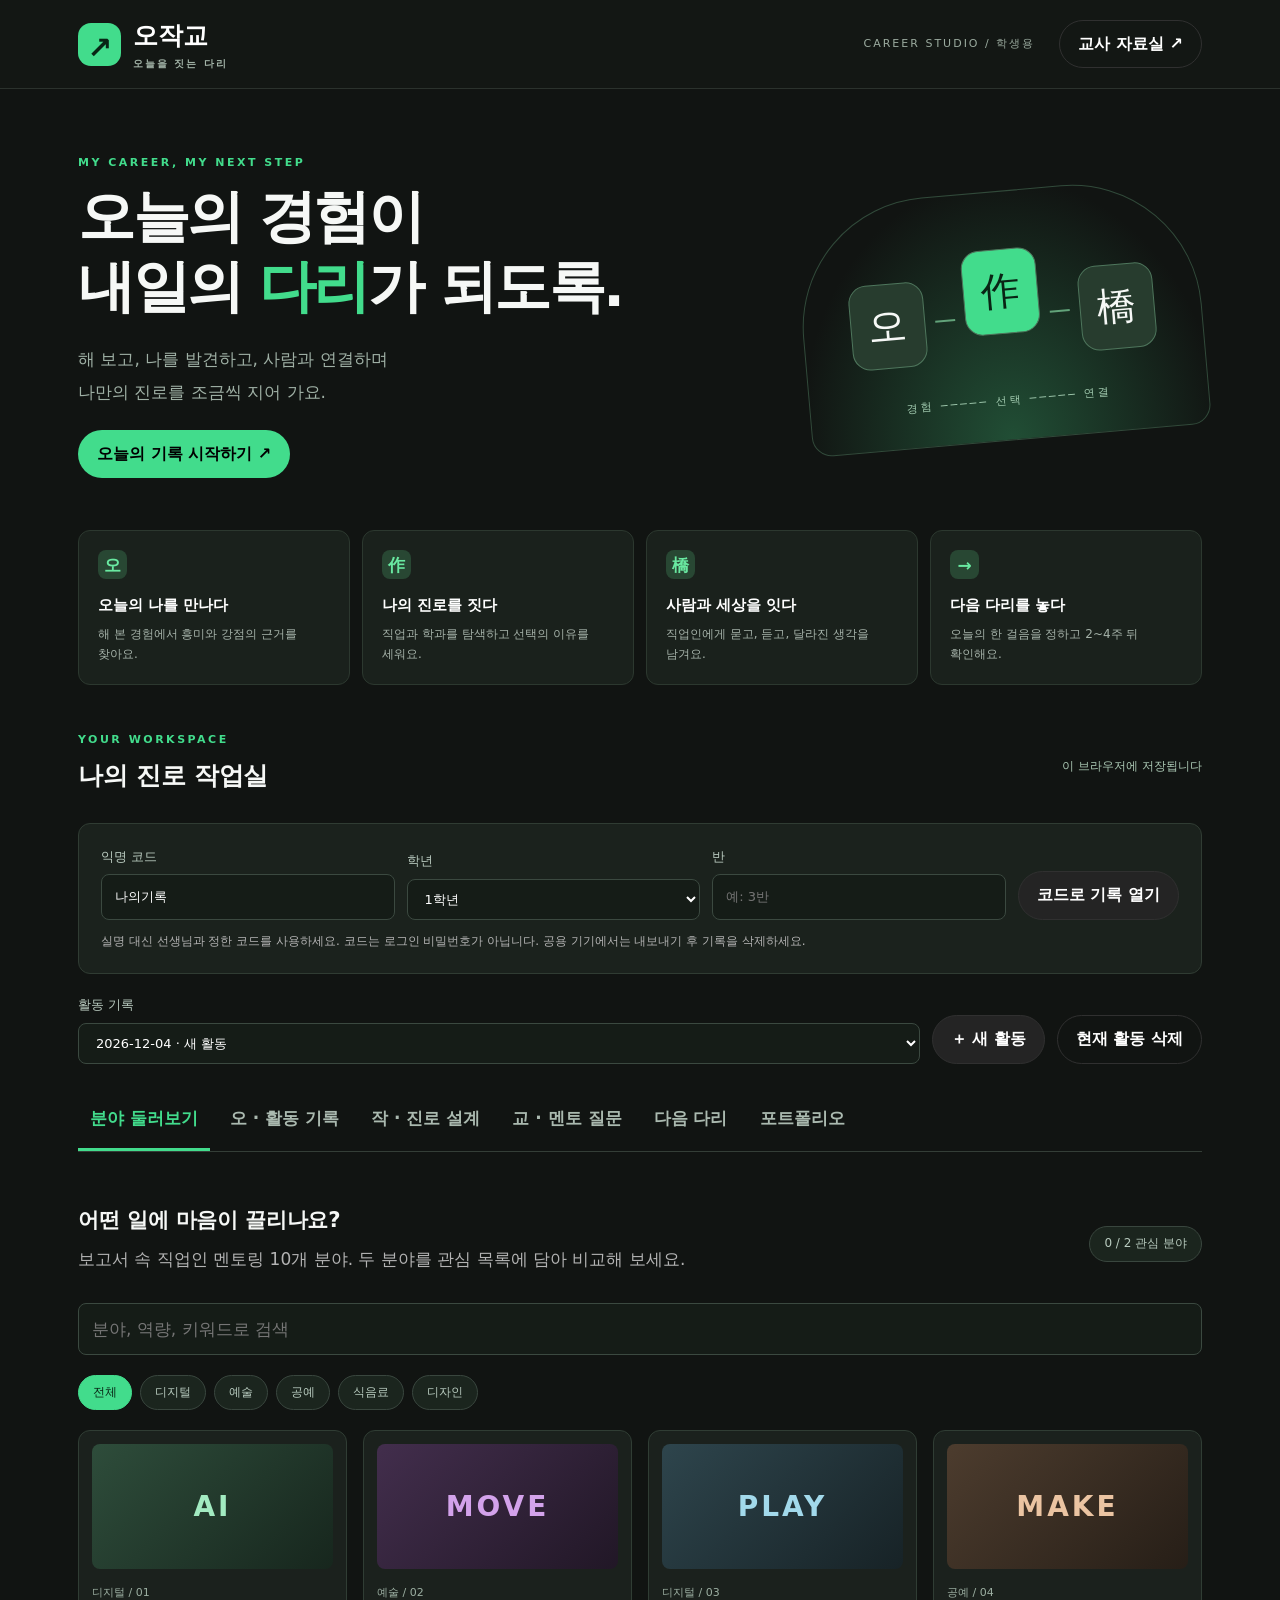
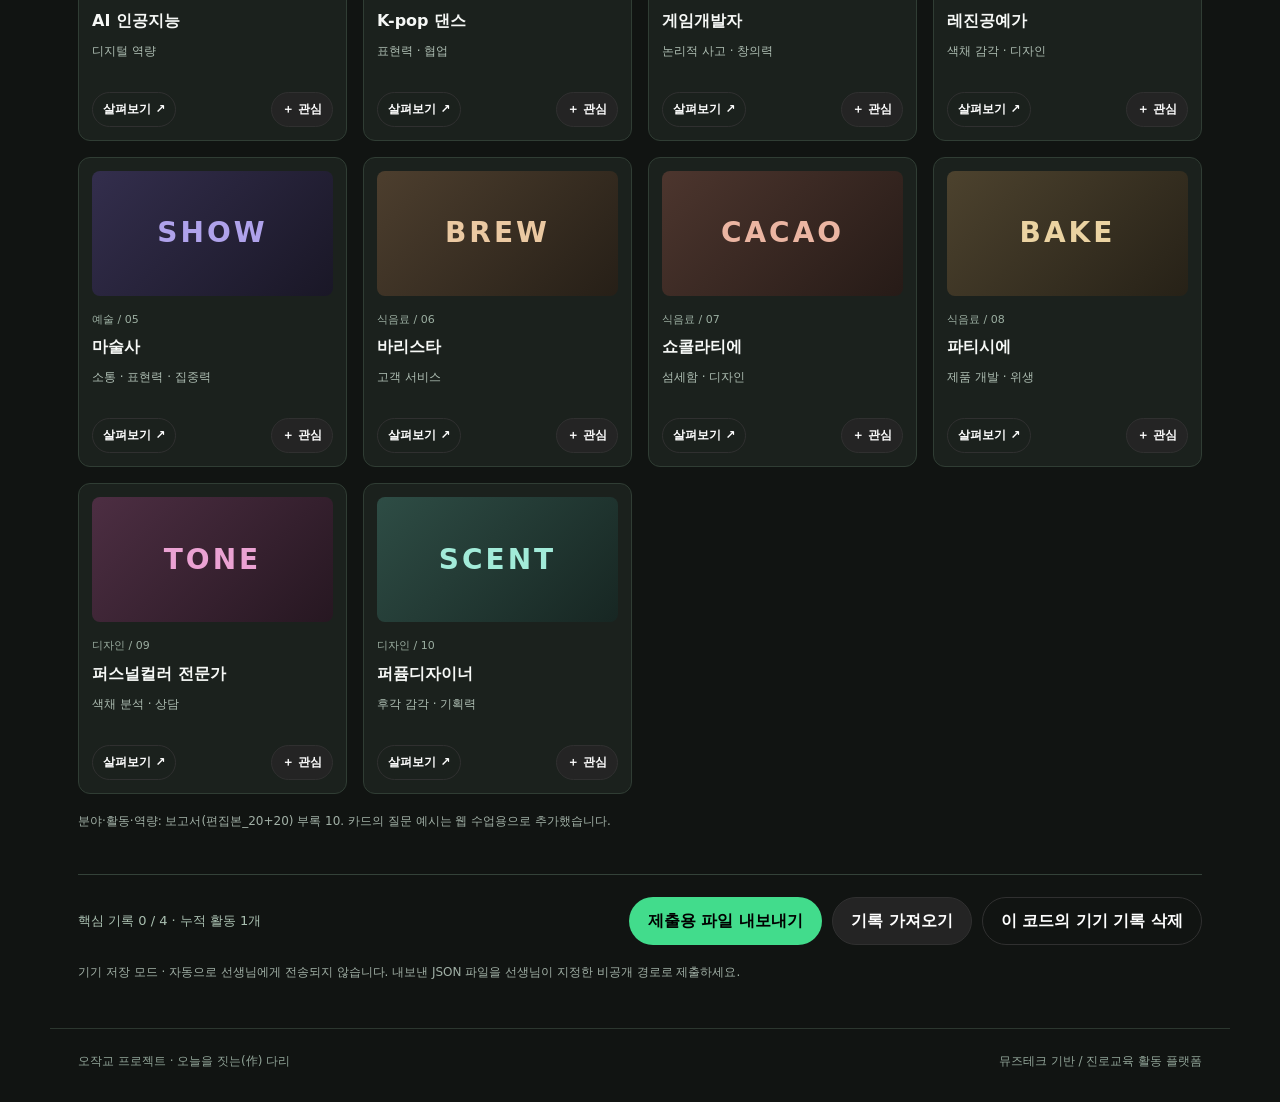
<file: index.html>
<!doctype html>
<html lang="ko"><head><meta charset="utf-8"><meta name="viewport" content="width=device-width,initial-scale=1"><title>오작교 | 오늘을 짓는 다리</title><link rel="stylesheet" href="musetech-base.css"><link rel="stylesheet" href="platform.css"><script src="data.js" defer></script><script src="shared.js" defer></script><script src="app.js" defer></script></head>
<body><header class="top"><div class="shell topinner"><a class="brand" href="index.html"><span class="brandmark">↗</span><span>오작교<small>오늘을 짓는 다리</small></span></a><span class="edition">CAREER STUDIO / 학생용</span><a class="btn ghost" href="teacher.html">교사 자료실 ↗</a></div></header>
<main class="shell"><section class="hero"><div><p class="eyebrow">MY CAREER, MY NEXT STEP</p><h1>오늘의 경험이<br>내일의 <em>다리</em>가 되도록.</h1><p>해 보고, 나를 발견하고, 사람과 연결하며<br>나만의 진로를 조금씩 지어 가요.</p><button class="btn primary" id="start">오늘의 기록 시작하기 ↗</button></div><div class="bridge" aria-hidden="true"><span>오</span><i></i><span>作</span><i></i><span>橋</span><small>경험 ───── 선택 ───── 연결</small></div></section>
<section class="journey" id="journey" aria-label="오작교 여정"></section>
<div class="workspace-head"><div><p class="eyebrow">YOUR WORKSPACE</p><h2>나의 진로 작업실</h2></div><span id="saveState" role="status">이 브라우저에 저장됩니다</span></div>
<section class="identity card"><label>익명 코드<input id="code" maxlength="32" placeholder="예: 별빛27"></label><label>학년<select id="grade"><option value="1">1학년</option><option value="2">2학년</option><option value="3">3학년</option></select></label><label>반<input id="className" maxlength="20" placeholder="예: 3반"></label><button class="btn" id="applyProfile">코드로 기록 열기</button><p class="muted">실명 대신 선생님과 정한 코드를 사용하세요. 코드는 로그인 비밀번호가 아닙니다. 공용 기기에서는 내보내기 후 기록을 삭제하세요.</p></section>
<div class="recordbar"><label>활동 기록<select id="recordSelect"><option>활동을 선택하세요</option></select></label><button class="btn" id="newRecord">＋ 새 활동</button><button class="btn ghost" id="deleteRecord">현재 활동 삭제</button></div>
<nav class="workspace-tabs" aria-label="작업실 메뉴"><button data-tab="browse" aria-current="page">분야 둘러보기</button><button data-tab="today">오 · 활동 기록</button><button data-tab="design">작 · 진로 설계</button><button data-tab="mentor">교 · 멘토 질문</button><button data-tab="next">다음 다리</button><button data-tab="portfolio">포트폴리오</button></nav>
<section id="browse" class="view"><div class="section-heading"><div><h2>어떤 일에 마음이 끌리나요?</h2><p class="muted">보고서 속 직업인 멘토링 10개 분야. 두 분야를 관심 목록에 담아 비교해 보세요.</p></div><span class="pill" id="pickedCount">0 / 2 관심 분야</span></div><label class="sr-only" for="search">분야 검색</label><input id="search" type="search" placeholder="분야, 역량, 키워드로 검색"><div id="filters" class="filters"></div><div id="jobGrid" class="jobgrid"></div><p class="muted source-note">분야·활동·역량: 보고서(편집본_20+20) 부록 10. 카드의 질문 예시는 웹 수업용으로 추가했습니다.</p></section>
<section id="today" class="view" hidden><h2>오 · 오늘의 나를 만나다</h2><p class="muted">활동 전 2분, 활동 직후 5분. 경험을 나를 아는 근거로 바꾸어요.</p><div class="card formgrid"><label>활동명<input data-field="title" maxlength="100" placeholder="예: 지역 공방 체험"></label><label>활동일<input data-field="date" type="date"></label><label>함께한 사람<input data-field="with" maxlength="100" placeholder="이름 대신 역할로 적어도 좋아요"></label></div><div data-fields="today"></div></section>
<section id="design" class="view" hidden><h2>작 · 나의 진로를 짓다</h2><p class="muted">선택에 정답은 없어요. 선택한 이유를 경험으로 설명해 보세요.</p><label class="card">설계 활동<select data-field="designType"><option value="design2">창직 설계 · 2학년 중심</option><option value="design3">학과·과목 설계 · 3학년 중심</option></select></label><div data-fields="design2"></div><div data-fields="design3" hidden></div></section>
<section id="mentor" class="view" hidden><h2>교 · 사람과 세상에 다리를 놓다</h2><p class="muted">만나기 전에 질문을 준비하고, 만난 뒤 달라진 생각을 기록해요.</p><div id="selectedJobs" class="notice"></div><div data-fields="mentor"></div></section>
<section id="next" class="view" hidden><h2>다음 다리 · 작은 실천을 이어 가요</h2><p class="muted">아직 못 했다는 건 실패가 아니라, 필요한 도움을 찾는 신호예요.</p><div data-fields="next"></div><div class="card formgrid"><label>한 걸음 실행 기한<input type="date" data-field="due"></label><label>2~4주 뒤 확인일<input type="date" data-field="checkDate"></label><label>실행 정도<select data-field="status"><option value="">아직 점검 전</option><option>해 보았다</option><option>일부 했다</option><option>아직 못 했다</option></select></label></div><div class="card"><h3>스스로 점검해요</h3><div id="selfChecks" class="formgrid"></div></div></section>
<section id="portfolio" class="view" hidden><div class="section-heading"><div><h2>나의 연결된 기록</h2><p class="muted">작성한 모든 활동을 모았어요. 인쇄 메뉴에서 PDF로 저장할 수 있어요.</p></div><button class="btn" id="print">인쇄 / PDF</button></div><div id="portfolioContent"></div></section>
<div class="bottom-actions"><span id="progress"></span><button class="btn primary" id="export">제출용 파일 내보내기</button><label class="btn">기록 가져오기<input class="sr-only" type="file" id="import" accept=".json,application/json"></label><button class="btn ghost" id="clear">이 코드의 기기 기록 삭제</button></div><p class="local-note">기기 저장 모드 · 자동으로 선생님에게 전송되지 않습니다. 내보낸 JSON 파일을 선생님이 지정한 비공개 경로로 제출하세요.</p></main>
<footer class="shell">오작교 프로젝트 · 오늘을 짓는(作) 다리 <span>뮤즈테크 기반 / 진로교육 활동 플랫폼</span></footer><div id="toast" role="status" hidden></div><dialog id="jobDialog"><div id="jobDetail"></div><button class="btn" id="closeDialog">닫기</button></dialog></body></html>
</file>
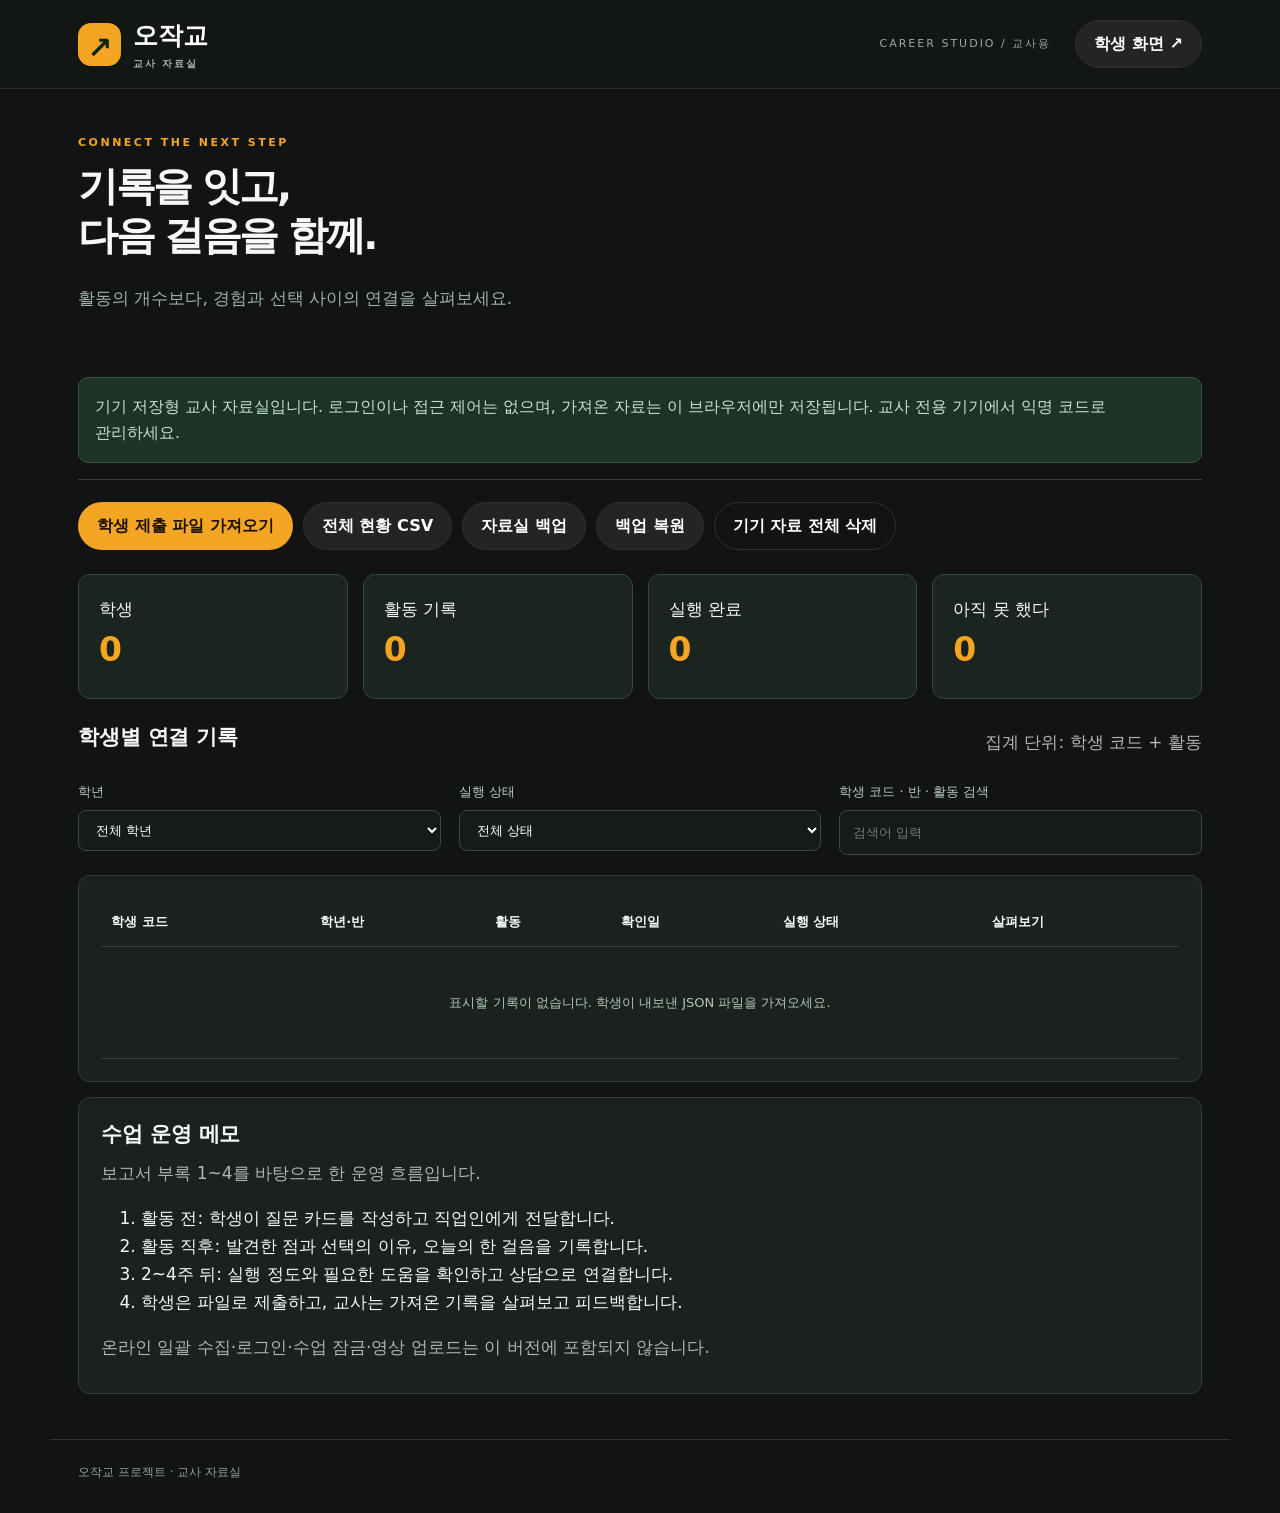
<file: teacher.html>
<!doctype html><html lang="ko"><head><meta charset="utf-8"><meta name="viewport" content="width=device-width,initial-scale=1"><title>오작교 | 교사 자료실</title><link rel="stylesheet" href="musetech-base.css"><link rel="stylesheet" href="platform.css"><script src="data.js" defer></script><script src="shared.js" defer></script><script src="teacher.js" defer></script></head><body class="teacher"><header class="top"><div class="shell topinner"><a href="teacher.html" class="brand"><span class="brandmark">↗</span><span>오작교<small>교사 자료실</small></span></a><span class="edition">CAREER STUDIO / 교사용</span><a href="index.html" class="btn">학생 화면 ↗</a></div></header><main class="shell"><section class="hero"><div><p class="eyebrow">CONNECT THE NEXT STEP</p><h1>기록을 잇고,<br>다음 걸음을 함께.</h1><p>활동의 개수보다, 경험과 선택 사이의 연결을 살펴보세요.</p></div></section><div class="notice">기기 저장형 교사 자료실입니다. 로그인이나 접근 제어는 없으며, 가져온 자료는 이 브라우저에만 저장됩니다. 교사 전용 기기에서 익명 코드로 관리하세요.</div><div class="bottom-actions"><label class="btn primary">학생 제출 파일 가져오기<input type="file" id="files" class="sr-only" accept=".json,application/json" multiple></label><button class="btn" id="csv">전체 현황 CSV</button><button class="btn" id="backup">자료실 백업</button><label class="btn">백업 복원<input type="file" id="restore" class="sr-only" accept=".json,application/json"></label><button class="btn ghost" id="clearTeacher">기기 자료 전체 삭제</button></div><div id="stats" class="stats"></div><div class="section-heading"><h2>학생별 연결 기록</h2><span class="muted">집계 단위: 학생 코드 + 활동</span></div><div class="formgrid"><label>학년<select id="gradeFilter"><option value="">전체 학년</option><option value="1">1학년</option><option value="2">2학년</option><option value="3">3학년</option></select></label><label>실행 상태<select id="statusFilter"><option value="">전체 상태</option><option value="pending">점검 전</option><option>해 보았다</option><option>일부 했다</option><option>아직 못 했다</option></select></label><label>학생 코드 · 반 · 활동 검색<input id="query" type="search" placeholder="검색어 입력"></label></div><div class="card table-wrap" style="margin-top:20px"><table><thead><tr><th>학생 코드</th><th>학년·반</th><th>활동</th><th>확인일</th><th>실행 상태</th><th>살펴보기</th></tr></thead><tbody id="rows"></tbody></table></div><div id="detail"></div><section class="card"><h2>수업 운영 메모</h2><p class="muted">보고서 부록 1~4를 바탕으로 한 운영 흐름입니다.</p><ol><li>활동 전: 학생이 질문 카드를 작성하고 직업인에게 전달합니다.</li><li>활동 직후: 발견한 점과 선택의 이유, 오늘의 한 걸음을 기록합니다.</li><li>2~4주 뒤: 실행 정도와 필요한 도움을 확인하고 상담으로 연결합니다.</li><li>학생은 파일로 제출하고, 교사는 가져온 기록을 살펴보고 피드백합니다.</li></ol><p class="muted">온라인 일괄 수집·로그인·수업 잠금·영상 업로드는 이 버전에 포함되지 않습니다.</p></section></main><footer class="shell">오작교 프로젝트 · 교사 자료실</footer><div id="toast" role="status" hidden></div></body></html>
</file>
<file: musetech-base.css>
/* ============================================================================
 *  style.css — 음악 산업 탐구 (생활화 영역)
 *  버전: style v1.1.0 (2026-08-17)
 *  · 학생 화면과 교사 화면이 함께 씁니다.
 *  · 교사 화면은 <body class="teacher"> 로 색만 바뀝니다.
 * ==========================================================================*/

/* ---------------------------------------------------------------------------
 *  1. 색과 크기 (여기 숫자만 바꾸면 전체가 바뀝니다)
 * -------------------------------------------------------------------------*/
:root {
  --bg:        #121212;   /* 배경 */
  --card:      #1E1E1E;   /* 카드 */
  --card-2:    #242424;   /* 카드 위에 올라간 것 */
  --card-3:    #2A2A2A;   /* 입력칸 */
  --line:      #303030;   /* 선 */
  --text:      #FFFFFF;   /* 글자 */
  --muted:     #B3B3B3;   /* 흐린 글자 */
  --dim:       #7A7A7A;   /* 더 흐린 글자 */

  --accent:    #1DB954;   /* 포인트 색 (딱 하나) */
  --accent-in: #000000;   /* 포인트 색 위 글자 */
  --danger:    #F0616B;
  --warn:      #F5C518;

  --r-sm: 6px;
  --r:    10px;
  --r-lg: 16px;

  --tap: 44px;            /* 손가락으로 누를 최소 크기 */
  --gap: 12px;
  --maxw: 1180px;

  --head-h: 104px;        /* 위쪽 고정 영역 높이 (모바일) */
  --now-h: 62px;          /* 아래쪽 고정 바 높이 */

  --fast: .18s;
}

/* 교사 화면: 포인트 색만 바꿔 학생 화면과 확실히 구분합니다. */
body.teacher {
  --accent:    #F5A524;
  --accent-in: #1A1200;
}

@media (prefers-reduced-motion: reduce) {
  * { animation: none !important; transition: none !important; }
}

/* ---------------------------------------------------------------------------
 *  2. 바탕
 * -------------------------------------------------------------------------*/
* { box-sizing: border-box; }

html, body {
  margin: 0; padding: 0;
  background: var(--bg);
  color: var(--text);
  font-family: 'Pretendard Variable', Pretendard, -apple-system, BlinkMacSystemFont,
               system-ui, 'Malgun Gothic', sans-serif;
  font-size: 16px;
  line-height: 1.65;
  font-weight: 400;
  -webkit-text-size-adjust: 100%;
  word-break: keep-all;
  overflow-wrap: anywhere;
}

body { min-height: 100vh; }

h1, h2, h3, h4, strong, b { font-weight: 700; }
h1 { font-size: 1.5rem; line-height: 1.3; margin: 0; letter-spacing: -.02em; }
h2 { font-size: 1.25rem; line-height: 1.35; margin: 0 0 10px; letter-spacing: -.01em; }
h3 { font-size: 1.05rem; margin: 0 0 8px; }
p  { margin: 0 0 10px; }
a  { color: var(--accent); }

::selection { background: var(--accent); color: var(--accent-in); }

:focus-visible {
  outline: 3px solid var(--accent);
  outline-offset: 2px;
  border-radius: var(--r-sm);
}

.hidden { display: none !important; }
.muted  { color: var(--muted); }
.dim    { color: var(--dim); font-size: .9rem; }
.err    { color: var(--danger); }
.center { text-align: center; }
.wrap   { max-width: var(--maxw); margin: 0 auto; padding: 0 14px; }

/* ---------------------------------------------------------------------------
 *  3. 단추
 * -------------------------------------------------------------------------*/
.btn {
  display: inline-flex; align-items: center; justify-content: center; gap: 6px;
  min-height: var(--tap); padding: 10px 18px;
  border: 1px solid var(--line); border-radius: 999px;
  background: var(--card-2); color: var(--text);
  font: inherit; font-weight: 700; font-size: .95rem;
  cursor: pointer; text-decoration: none;
  transition: background var(--fast), transform var(--fast), border-color var(--fast);
}
.btn:hover  { background: #333; }
.btn:active { transform: scale(.97); }
.btn[disabled] { opacity: .45; cursor: not-allowed; }

.btn.primary  { background: var(--accent); color: var(--accent-in); border-color: transparent; }
.btn.primary:hover { background: var(--accent); filter: brightness(1.08); }
.btn.ghost    { background: transparent; }
.btn.danger   { background: transparent; color: var(--danger); border-color: #5a2b2f; }
.btn.sm       { min-height: 38px; padding: 6px 14px; font-size: .875rem; }
.btn.block    { width: 100%; }

.btnrow { display: flex; flex-wrap: wrap; gap: 8px; }

/* ---------------------------------------------------------------------------
 *  4. 위쪽 고정 영역 — 제목 + 진행률 + 탭
 * -------------------------------------------------------------------------*/
.topbar {
  position: sticky; top: 0; z-index: 40;
  background: rgba(18, 18, 18, .96);
  backdrop-filter: blur(8px);
  border-bottom: 1px solid var(--line);
}

.topbar-in {
  max-width: var(--maxw); margin: 0 auto;
  padding: 10px 14px 0;
  display: flex; flex-direction: column; gap: 8px;
}

.brand { display: flex; align-items: center; gap: 10px; min-height: 34px; }
.brand .logo {
  width: 30px; height: 30px; flex: none; border-radius: 8px;
  background: var(--accent); color: var(--accent-in);
  display: grid; place-items: center; font-weight: 700; font-size: 1rem;
}
.brand .titles { min-width: 0; flex: 1; }
.brand .t1 { font-weight: 700; font-size: 1rem; line-height: 1.2; }
.brand .t2 { font-size: .78rem; color: var(--dim); line-height: 1.2;
             white-space: nowrap; overflow: hidden; text-overflow: ellipsis; }
.brand .who { font-size: .8rem; color: var(--muted); text-align: right; flex: none; }

/* 진행률 */
.progress { display: flex; align-items: center; gap: 10px; }
.progress .bar {
  flex: 1; height: 8px; border-radius: 999px; background: #333; overflow: hidden;
}
.progress .fill {
  height: 100%; width: 0%; background: var(--accent); border-radius: 999px;
  transition: width var(--fast) linear;
}
.progress .txt {
  font-size: .82rem; font-weight: 700; color: var(--muted);
  white-space: nowrap; flex: none;
}
.progress .save {
  font-size: .78rem; color: var(--dim); white-space: nowrap; flex: none;
}
.progress .save.ok  { color: var(--accent); }
.progress .save.bad { color: var(--danger); }

/* 탭 */
.tabs { display: flex; gap: 2px; overflow-x: auto; scrollbar-width: none; }
.tabs::-webkit-scrollbar { display: none; }
.tab {
  flex: none; min-height: var(--tap); padding: 8px 14px 12px;
  background: none; border: 0; border-bottom: 3px solid transparent;
  color: var(--muted); font: inherit; font-weight: 700; font-size: .95rem;
  cursor: pointer; white-space: nowrap;
  transition: color var(--fast), border-color var(--fast);
}
.tab:hover { color: var(--text); }
.tab[aria-selected="true"] { color: var(--text); border-bottom-color: var(--accent); }
.tab .dot {
  display: inline-block; margin-left: 5px; padding: 1px 7px; border-radius: 999px;
  background: #383838; color: var(--muted); font-size: .72rem; font-weight: 700;
}
.tab[aria-selected="true"] .dot { background: var(--accent); color: var(--accent-in); }

/* 서버 상태 띠 */
.statusbar {
  font-size: .84rem; font-weight: 700; text-align: center;
  padding: 6px 12px; border-bottom: 1px solid var(--line);
}
.statusbar.open   { background: rgba(29, 185, 84, .14); color: var(--accent); }
.statusbar.closed { background: rgba(240, 97, 107, .12); color: var(--danger); }
.statusbar.wait   { background: rgba(245, 197, 24, .12); color: var(--warn); }

/* ---------------------------------------------------------------------------
 *  5. 본문
 * -------------------------------------------------------------------------*/
main { max-width: var(--maxw); margin: 0 auto; padding: 16px 14px calc(var(--now-h) + 28px); }
.panel[hidden] { display: none; }

.section-head { display: flex; align-items: baseline; gap: 10px; margin: 4px 0 12px; }
.section-head .n { color: var(--dim); font-size: .8rem; font-weight: 700; }

.card {
  background: var(--card); border: 1px solid var(--line);
  border-radius: var(--r-lg); padding: 16px; margin-bottom: 14px;
}

.notice {
  background: var(--card-2); border-left: 3px solid var(--accent);
  border-radius: var(--r-sm); padding: 10px 12px; margin-bottom: 14px;
  font-size: .92rem; color: var(--muted);
}

/* ---------------------------------------------------------------------------
 *  6. 산업 둘러보기 — 검색 · 필터 · 앨범 격자
 * -------------------------------------------------------------------------*/
.searchrow { display: flex; gap: 8px; margin-bottom: 12px; }
.search {
  flex: 1; min-height: var(--tap); padding: 10px 14px;
  background: var(--card-3); border: 1px solid var(--line); border-radius: 999px;
  color: var(--text); font: inherit; font-size: 1rem;
}
.search::placeholder { color: var(--dim); }

.chips { display: flex; gap: 8px; overflow-x: auto; padding-bottom: 10px; scrollbar-width: none; }
.chips::-webkit-scrollbar { display: none; }
.chip {
  flex: none; min-height: 38px; padding: 6px 14px;
  border-radius: 999px; border: 1px solid var(--line);
  background: var(--card-2); color: var(--muted);
  font: inherit; font-size: .9rem; font-weight: 700; cursor: pointer; white-space: nowrap;
  transition: background var(--fast), color var(--fast);
}
.chip:hover { color: var(--text); }
.chip[aria-pressed="true"] { background: var(--accent); color: var(--accent-in); border-color: transparent; }

/* 앨범 격자 */
.grid {
  display: grid; gap: 14px;
  grid-template-columns: repeat(2, minmax(0, 1fr));
}
@media (min-width: 560px)  { .grid { grid-template-columns: repeat(3, minmax(0, 1fr)); } }
@media (min-width: 860px)  { .grid { grid-template-columns: repeat(4, minmax(0, 1fr)); } }
@media (min-width: 1100px) { .grid { grid-template-columns: repeat(5, minmax(0, 1fr)); } }

.album {
  position: relative; text-align: left;
  background: var(--card); border: 1px solid transparent; border-radius: var(--r);
  padding: 10px; cursor: pointer; color: inherit; font: inherit;
  transition: background var(--fast);
}
.album:hover { background: var(--card-2); }

.art {
  position: relative; aspect-ratio: 1 / 1; border-radius: 8px; overflow: hidden;
  display: grid; place-items: center; margin-bottom: 10px;
}
.art .num {
  font-size: 2.6rem; font-weight: 700; letter-spacing: -.04em;
  color: rgba(0, 0, 0, .34);
}
.art .en {
  position: absolute; left: 10px; right: 10px; bottom: 8px;
  font-size: .64rem; font-weight: 700; letter-spacing: .04em; text-transform: uppercase;
  color: rgba(0, 0, 0, .48); line-height: 1.2;
}

/* 넘길 때 떠오르는 원형 재생 단추 */
.play {
  position: absolute; right: 8px; bottom: 8px;
  width: 44px; height: 44px; border-radius: 50%;
  background: var(--accent); color: var(--accent-in);
  display: grid; place-items: center; font-size: 1rem;
  box-shadow: 0 6px 16px rgba(0, 0, 0, .5);
  opacity: 0; transform: translateY(8px);
  transition: opacity var(--fast), transform var(--fast);
  pointer-events: none;
}
.album:hover .play, .album:focus-visible .play { opacity: 1; transform: translateY(0); }
@media (hover: none) { .play { opacity: 1; transform: none; } }

.album .nm { font-weight: 700; font-size: .98rem; line-height: 1.3; }
.album .ln { font-size: .82rem; color: var(--muted); margin-top: 4px;
             display: -webkit-box; -webkit-line-clamp: 2; -webkit-box-orient: vertical;
             overflow: hidden; }
.album .seen {
  position: absolute; top: 16px; left: 16px;
  background: var(--accent); color: var(--accent-in);
  font-size: .68rem; font-weight: 700; padding: 2px 8px; border-radius: 999px;
}
.album.picked { border-color: var(--accent); }

/* ---------------------------------------------------------------------------
 *  7. 상세 화면 — 아티스트 페이지처럼
 * -------------------------------------------------------------------------*/
.detail { position: fixed; inset: 0; z-index: 60; background: var(--bg);
          overflow-y: auto; -webkit-overflow-scrolling: touch; }
.detail[hidden] { display: none; }

.banner { position: relative; padding: 56px 16px 20px; }
.banner .back {
  position: absolute; top: 10px; left: 10px;
  width: var(--tap); height: var(--tap); border-radius: 50%;
  border: 0; background: rgba(0, 0, 0, .45); color: #fff; font-size: 1.2rem; cursor: pointer;
}
.banner .kicker { font-size: .74rem; font-weight: 700; letter-spacing: .1em;
                  text-transform: uppercase; color: rgba(0, 0, 0, .55); }
.banner h2 { font-size: 2rem; line-height: 1.1; margin: 6px 0 8px; color: #0B0B0B;
             letter-spacing: -.03em; }
.banner .one { color: rgba(0, 0, 0, .7); font-weight: 700; font-size: .98rem; margin: 0; }

.detail-body { max-width: 900px; margin: 0 auto; padding: 16px 14px 120px; }

.detail-actions {
  position: sticky; top: 0; z-index: 5;
  display: flex; gap: 8px; padding: 10px 0; margin-bottom: 6px;
  background: linear-gradient(var(--bg) 70%, transparent);
}

.sec { border-top: 1px solid var(--line); padding: 18px 0 6px; }
.sec:first-of-type { border-top: 0; }
.sec > h3 {
  font-size: .78rem; letter-spacing: .1em; text-transform: uppercase;
  color: var(--dim); margin-bottom: 10px;
}
.sec p { color: #DCDCDC; }

/* 흐름 목록 */
.flow { list-style: none; margin: 0; padding: 0; counter-reset: f; }
.flow li {
  counter-increment: f; position: relative; padding: 8px 0 8px 42px;
  border-bottom: 1px solid var(--line); color: #DCDCDC; font-size: .95rem;
}
.flow li:last-child { border-bottom: 0; }
.flow li::before {
  content: counter(f, decimal-leading-zero);
  position: absolute; left: 0; top: 9px;
  font-weight: 700; font-size: .8rem; color: var(--accent);
}

/* 직업 목록 (트랙 목록처럼) */
.tracks { display: flex; flex-direction: column; }
.track {
  display: grid; grid-template-columns: 26px 1fr; gap: 10px;
  padding: 10px 8px; border-radius: var(--r-sm);
  border-bottom: 1px solid var(--line);
}
.track:last-child { border-bottom: 0; }
.track:hover { background: var(--card); }
.track .i { color: var(--dim); font-size: .85rem; font-weight: 700; padding-top: 2px; }
.track .jn { font-weight: 700; }
.track .jd { color: var(--muted); font-size: .92rem; }
.track .js { color: var(--accent); font-size: .85rem; font-weight: 700; margin-top: 2px; }

/* 용어 · 검색어 · 학과 */
.terms { display: flex; flex-direction: column; gap: 8px; }
.term { background: var(--card); border-radius: var(--r-sm); padding: 10px 12px; }
.term b { color: var(--text); }
.term span { color: var(--muted); font-size: .92rem; }

.taglist { display: flex; flex-wrap: wrap; gap: 8px; }
.tag {
  background: var(--card-2); border: 1px solid var(--line); border-radius: 999px;
  padding: 6px 12px; font-size: .88rem; color: var(--muted);
}

.think { list-style: none; margin: 0; padding: 0; }
.think li {
  background: var(--card); border-left: 3px solid var(--accent);
  border-radius: var(--r-sm); padding: 10px 12px; margin-bottom: 8px; color: #DCDCDC;
}

/* ---------------------------------------------------------------------------
 *  8. 활동지
 * -------------------------------------------------------------------------*/
.q { background: var(--card); border: 1px solid var(--line);
     border-radius: var(--r-lg); padding: 14px; margin-bottom: 14px; }
.q.done { border-color: rgba(29, 185, 84, .5); }

.q-head { display: flex; gap: 10px; align-items: flex-start; margin-bottom: 6px; }
.q-no {
  flex: none; width: 26px; height: 26px; border-radius: 50%;
  background: var(--card-3); color: var(--muted);
  display: grid; place-items: center; font-size: .82rem; font-weight: 700;
}
.q.done .q-no { background: var(--accent); color: var(--accent-in); }
.q-title { font-weight: 700; font-size: 1.05rem; line-height: 1.4; flex: 1; }
.q-badge {
  flex: none; font-size: .7rem; font-weight: 700; padding: 3px 8px; border-radius: 999px;
  background: #333; color: var(--muted); white-space: nowrap;
}
.q-badge.key { background: var(--accent); color: var(--accent-in); }
.q-sub  { color: var(--muted); font-size: .92rem; margin: 0 0 4px 36px; }
.q-help { color: var(--dim); font-size: .86rem; margin: 0 0 10px 36px; }

.q textarea, .q input[type="text"], .q select {
  width: 100%; padding: 12px 14px; min-height: var(--tap);
  background: var(--card-3); border: 1px solid var(--line); border-radius: var(--r);
  color: var(--text); font: inherit; font-size: 1rem; line-height: 1.6;
  resize: vertical;
}
.q textarea:focus, .q input:focus, .q select:focus { border-color: var(--accent); outline: none; }
.q textarea[readonly] { opacity: .6; }

.q-foot { display: flex; justify-content: space-between; align-items: center;
          margin-top: 6px; font-size: .8rem; color: var(--dim); gap: 10px; }
.q-foot .cnt.low { color: var(--warn); }
.q-foot .cnt.ok  { color: var(--accent); }

/* 분야 고르기 */
.picker { display: grid; grid-template-columns: repeat(2, minmax(0, 1fr)); gap: 8px; }
@media (min-width: 620px) { .picker { grid-template-columns: repeat(3, minmax(0, 1fr)); } }
.pick {
  min-height: var(--tap); padding: 10px 12px; text-align: left;
  background: var(--card-3); border: 1px solid var(--line); border-radius: var(--r);
  color: var(--text); font: inherit; font-size: .92rem; font-weight: 700; cursor: pointer;
  transition: border-color var(--fast), background var(--fast);
}
.pick:hover { background: #333; }
.pick[aria-pressed="true"] { background: var(--accent); color: var(--accent-in); border-color: transparent; }
.pick .pn { display: block; font-size: .72rem; opacity: .7; }

/* 저장/내보내기 줄 */
.actionbar {
  position: sticky; bottom: calc(var(--now-h) + 8px); z-index: 20;
  display: flex; gap: 8px; flex-wrap: wrap;
  background: rgba(18, 18, 18, .96); backdrop-filter: blur(8px);
  border: 1px solid var(--line); border-radius: var(--r-lg);
  padding: 10px; margin-top: 16px;
}
.actionbar .btn { flex: 1 1 auto; }

/* ---------------------------------------------------------------------------
 *  9. 발표 준비 · 동료 평가
 * -------------------------------------------------------------------------*/
.timer {
  display: flex; align-items: center; gap: 12px; flex-wrap: wrap;
  background: var(--card-2); border-radius: var(--r); padding: 12px;
}
.timer .clock {
  font-size: 2.2rem; font-weight: 700; letter-spacing: -.02em;
  font-variant-numeric: tabular-nums; min-width: 118px;
}
.timer .clock.over { color: var(--danger); }

.peer-list { display: flex; flex-direction: column; gap: 12px; }
.peer-item { background: var(--card); border: 1px solid var(--line);
             border-radius: var(--r); padding: 12px; }
.peer-item .row { display: flex; gap: 8px; flex-wrap: wrap; margin-bottom: 8px; }
.peer-item input[type="text"], .peer-item select, .peer-item textarea {
  flex: 1 1 140px; min-height: var(--tap); padding: 10px 12px;
  background: var(--card-3); border: 1px solid var(--line); border-radius: var(--r);
  color: var(--text); font: inherit; font-size: 1rem;
}
.peer-item textarea { flex-basis: 100%; resize: vertical; }

.seg { display: flex; gap: 6px; flex-wrap: wrap; }
.seg button {
  min-height: 40px; padding: 6px 14px; border-radius: 999px;
  border: 1px solid var(--line); background: var(--card-3); color: var(--muted);
  font: inherit; font-size: .9rem; font-weight: 700; cursor: pointer;
}
.seg button[aria-pressed="true"] { background: var(--accent); color: var(--accent-in); border-color: transparent; }

/* ---------------------------------------------------------------------------
 *  10. 아래쪽 고정 바 — 지금 조사 중
 * -------------------------------------------------------------------------*/
.nowbar {
  position: fixed; left: 0; right: 0; bottom: 0; z-index: 50;
  height: var(--now-h);
  background: var(--card); border-top: 1px solid var(--line);
  display: flex; align-items: center; gap: 12px; padding: 0 12px;
  padding-bottom: env(safe-area-inset-bottom);
}
.nowbar .thumb {
  width: 42px; height: 42px; flex: none; border-radius: 6px;
  display: grid; place-items: center; font-weight: 700; font-size: .95rem;
  color: rgba(0, 0, 0, .45); background: #333;
}
.nowbar .meta { flex: 1; min-width: 0; }
.nowbar .lab { font-size: .7rem; color: var(--dim); letter-spacing: .06em; text-transform: uppercase; }
.nowbar .val { font-weight: 700; font-size: .95rem; line-height: 1.25;
               white-space: nowrap; overflow: hidden; text-overflow: ellipsis; }
.nowbar .btn { flex: none; }

/* ---------------------------------------------------------------------------
 *  11. 로그인 화면
 * -------------------------------------------------------------------------*/
.gate { min-height: 100vh; display: grid; place-items: center; padding: 24px 16px; }
.gate-box {
  width: 100%; max-width: 420px;
  background: var(--card); border: 1px solid var(--line);
  border-radius: 20px; padding: 26px 22px;
}
.gate-box h1 { font-size: 1.6rem; margin-bottom: 4px; }
.gate-box .sub { color: var(--muted); font-size: .95rem; margin-bottom: 20px; }
.gate-box label { display: block; font-size: .86rem; font-weight: 700;
                  color: var(--muted); margin: 12px 0 6px; }
.gate-box input {
  width: 100%; min-height: var(--tap); padding: 12px 14px;
  background: var(--card-3); border: 1px solid var(--line); border-radius: var(--r);
  color: var(--text); font: inherit; font-size: 1.05rem;
}
.gate-box input:focus { border-color: var(--accent); outline: none; }
.gate-step { border-top: 1px solid var(--line); margin-top: 18px; padding-top: 16px; }
.gate-step.off { opacity: .4; pointer-events: none; }
.gate-msg { margin-top: 12px; font-size: .92rem; min-height: 22px; }
.gsi { display: flex; justify-content: center; min-height: 46px; }

/* ---------------------------------------------------------------------------
 *  12. 교사 화면
 * -------------------------------------------------------------------------*/
.t-grid { display: grid; gap: 14px; grid-template-columns: 1fr; }
@media (min-width: 900px) { .t-grid.two { grid-template-columns: 1fr 1fr; } }

.kpis { display: grid; grid-template-columns: repeat(2, 1fr); gap: 10px; margin-bottom: 14px; }
@media (min-width: 720px) { .kpis { grid-template-columns: repeat(4, 1fr); } }
.kpi { background: var(--card); border: 1px solid var(--line);
       border-radius: var(--r); padding: 12px 14px; }
.kpi .k { font-size: .76rem; color: var(--dim); letter-spacing: .04em; }
.kpi .v { font-size: 1.7rem; font-weight: 700; line-height: 1.2;
          font-variant-numeric: tabular-nums; }
.kpi.hi .v { color: var(--accent); }
.kpi.bad .v { color: var(--danger); }

table.tb { width: 100%; border-collapse: collapse; font-size: .92rem; }
table.tb th, table.tb td {
  padding: 8px 8px; border-bottom: 1px solid var(--line); text-align: left; vertical-align: middle;
}
table.tb th { color: var(--dim); font-size: .78rem; font-weight: 700;
              letter-spacing: .04em; white-space: nowrap;
              position: sticky; top: 0; background: var(--card); z-index: 1; }
table.tb tr:hover td { background: var(--card-2); }
table.tb td.num { font-variant-numeric: tabular-nums; white-space: nowrap; }
.tb-scroll { overflow: auto; max-height: 62vh; border: 1px solid var(--line);
             border-radius: var(--r); background: var(--card); }

.badge { display: inline-block; padding: 2px 9px; border-radius: 999px;
         font-size: .76rem; font-weight: 700; white-space: nowrap; }
.badge.done { background: rgba(29, 185, 84, .18); color: #55D98A; }
.badge.draft{ background: rgba(245, 197, 24, .16); color: var(--warn); }
.badge.none { background: #333; color: var(--dim); }

/* 켜고 끄는 스위치 */
.switch { display: inline-flex; align-items: center; gap: 8px; cursor: pointer;
          min-height: var(--tap); user-select: none; }
.switch input { position: absolute; opacity: 0; width: 0; height: 0; }
.switch .track2 {
  width: 50px; height: 28px; border-radius: 999px; background: #444;
  position: relative; transition: background var(--fast); flex: none;
}
.switch .track2::after {
  content: ''; position: absolute; top: 3px; left: 3px;
  width: 22px; height: 22px; border-radius: 50%; background: #fff;
  transition: transform var(--fast);
}
.switch input:checked + .track2 { background: var(--accent); }
.switch input:checked + .track2::after { transform: translateX(22px); }
.switch input:focus-visible + .track2 { outline: 3px solid var(--accent); outline-offset: 2px; }
.switch .lb { font-size: .9rem; font-weight: 700; }

.t-input, .t-select {
  min-height: var(--tap); padding: 8px 12px;
  background: var(--card-3); border: 1px solid var(--line); border-radius: var(--r);
  color: var(--text); font: inherit; font-size: .95rem;
}
.t-input:focus, .t-select:focus { border-color: var(--accent); outline: none; }
textarea.t-input { min-height: 130px; width: 100%; resize: vertical;
                   font-family: ui-monospace, Menlo, Consolas, monospace; font-size: .88rem; }

.field { display: flex; flex-direction: column; gap: 4px; }
.field > span { font-size: .78rem; color: var(--dim); font-weight: 700; }

.row-wrap { display: flex; gap: 10px; flex-wrap: wrap; align-items: flex-end; }

/* 학생 답안 펼쳐보기 */
.answer { background: var(--card-2); border-radius: var(--r); padding: 12px; margin-bottom: 10px; }
.answer .an-q { font-size: .8rem; color: var(--accent); font-weight: 700; margin-bottom: 4px; }
.answer .an-a { white-space: pre-wrap; color: #DCDCDC; }

/* 덮개 창 */
.modal { position: fixed; inset: 0; z-index: 80; background: rgba(0, 0, 0, .72);
         display: grid; place-items: center; padding: 16px; }
.modal[hidden] { display: none; }
.modal-box {
  width: 100%; max-width: 760px; max-height: 88vh; overflow: auto;
  background: var(--card); border: 1px solid var(--line);
  border-radius: var(--r-lg); padding: 18px;
}
.modal-head { display: flex; justify-content: space-between; align-items: center;
              gap: 10px; margin-bottom: 12px; }

/* ---------------------------------------------------------------------------
 *  13. 알림
 * -------------------------------------------------------------------------*/
.toast {
  position: fixed; left: 50%; bottom: calc(var(--now-h) + 16px); z-index: 90;
  transform: translate(-50%, 20px);
  max-width: min(560px, 92vw);
  background: #2E2E2E; color: #fff; border: 1px solid var(--line);
  border-radius: 999px; padding: 11px 20px;
  font-size: .93rem; font-weight: 700; text-align: center;
  opacity: 0; pointer-events: none;
  transition: opacity var(--fast), transform var(--fast);
  box-shadow: 0 10px 28px rgba(0, 0, 0, .6);
}
.toast.show { opacity: 1; transform: translate(-50%, 0); }
.toast.ok   { background: var(--accent); color: var(--accent-in); border-color: transparent; }
.toast.warn { background: var(--warn); color: #1A1200; border-color: transparent; }
.toast.bad  { background: var(--danger); color: #2A0A0C; border-color: transparent; }
body.teacher .toast { bottom: 20px; }

/* ---------------------------------------------------------------------------
 *  14. 교실 프로젝터 대비 (큰 화면에서 글자 키우기)
 * -------------------------------------------------------------------------*/
@media (min-width: 1200px) {
  html, body { font-size: 17px; }
  .banner h2 { font-size: 2.6rem; }
}

/* ---------------------------------------------------------------------------
 *  15. 인쇄 — 활동지만 깔끔하게
 * -------------------------------------------------------------------------*/
@media print {
  :root { --now-h: 0px; }
  body { background: #fff !important; color: #000 !important; font-size: 11pt; }
  .topbar, .nowbar, .actionbar, .toast, .detail, .tabs, .statusbar,
  .no-print, .btn, .chips, .searchrow { display: none !important; }
  main { padding: 0; max-width: none; }
  .panel[hidden] { display: none !important; }
  .print-only { display: block !important; }
  .card, .q { background: #fff !important; border: 1px solid #999 !important;
              border-radius: 0 !important; page-break-inside: avoid; margin-bottom: 8pt; }
  .q-no { background: #ddd !important; color: #000 !important; }
  .q textarea, .q input, .q select {
    background: #fff !important; color: #000 !important; border: 1px solid #bbb !important;
  }
  .q-title, .q-sub, .q-help, .muted, .dim { color: #000 !important; }
  a { color: #000 !important; text-decoration: none; }
}
.print-only { display: none; }
#printHeader { display: none; }
@media print { #printHeader { display: block !important; margin-bottom: 10pt; } }

/* ===========================================================================
 *  16. 분야 그림 (SVG) · 안쪽 탭 · 나가기 단추
 *      2026-08-17 추가 · style v1.1.0
 * ========================================================================= */

/* ---------- 분야 그림 ----------
   표지 위에 선으로 그린 그림을 얹습니다. 색은 표지에 묻히도록 검정 반투명입니다. */
.art .art-svg {
  position: absolute; width: 52%; height: 52%;
  color: rgba(0, 0, 0, .5);
  filter: drop-shadow(0 1px 0 rgba(255, 255, 255, .18));
  transition: transform var(--fast);
  pointer-events: none;
}
.album:hover .art-svg { transform: scale(1.06); }

/* 그림이 들어오면 번호는 뒤로 물러납니다. */
.art .num { position: absolute; top: 6px; left: 10px; font-size: 1.1rem;
            color: rgba(0, 0, 0, .3); }

/* ---------- 상세 화면 배너의 큰 그림 ---------- */
.banner-art {
  position: absolute; right: 12px; top: 50%; transform: translateY(-50%);
  width: 92px; height: 92px; color: rgba(0, 0, 0, .28);
  pointer-events: none;
}
.banner-art svg { width: 100%; height: 100%; }
@media (max-width: 420px) { .banner-art { width: 66px; height: 66px; right: 8px; } }

/* ---------- 아래쪽 고정 바 썸네일 ---------- */
.nowbar .thumb svg { width: 26px; height: 26px; color: rgba(0, 0, 0, .5); }

/* ---------- 안쪽 탭 (교사 화면 · 학생 화면 미리보기) ---------- */
.subtabs {
  display: flex; gap: 6px; overflow-x: auto; margin: 4px 0 16px;
  padding-bottom: 6px; -webkit-overflow-scrolling: touch;
}
.subtabs::-webkit-scrollbar { display: none; }
.subtab {
  flex: none; min-height: 40px; padding: 8px 16px;
  background: var(--card); border: 1px solid var(--line); border-radius: 999px;
  color: var(--muted); font: inherit; font-size: .92rem; font-weight: 700;
  cursor: pointer; white-space: nowrap;
  transition: background var(--fast), color var(--fast), border-color var(--fast);
}
.subtab:hover { background: var(--card-2); }
.subtab[aria-selected="true"] {
  background: var(--accent); border-color: var(--accent); color: var(--accent-in);
}
.subpanel[hidden] { display: none; }

/* 보기 전용 칸은 흐리게 — 학생 화면과 구분되도록 */
.subpanel .t-input:disabled,
.subpanel .t-select:disabled {
  opacity: .55; cursor: default; background: var(--card-3);
}
.subpanel .album { cursor: default; }

/* ---------- 상단바 나가기 / 로그아웃 단추 ---------- */
#btnLogout, #btnTLogout { flex: none; margin-left: 8px; }
@media (max-width: 420px) {
  #btnLogout, #btnTLogout { padding: 6px 10px; font-size: .8rem; }
}

/* 인쇄할 때는 단추를 숨깁니다. */
@media print { #btnLogout, #btnTLogout, .subtabs { display: none !important; } }

/* ---------------------------------------------------------------------------
 *  17. 수행평가 모드 표시 (2026-08-17 추가)
 * -------------------------------------------------------------------------*/

/* 학생 화면 — 평가 중에는 상단 띠를 붉게 하고 테두리로 알려 줍니다. */
.statusbar.exam {
  background: #7A1220; color: #FFD9DE; font-weight: 700; letter-spacing: .01em;
}
.statusbar.exam.wait { background: #A3122A; color: #fff; }
body.exam .topbar { box-shadow: inset 0 -3px 0 #A3122A; }
body.exam .nowbar { border-top-color: #A3122A; }

/* 교사 화면 — 평가 중인 학급 뱃지 */
.badge.exam { background: #A3122A; color: #fff; }

/* 교사 화면 — 눈에 띄는 안내 상자 */
.notice.warn {
  border-color: rgba(245, 165, 36, .5);
  background: rgba(245, 165, 36, .08);
}

/* ---------------------------------------------------------------------------
 *  18. 수업 통제 — 좌우 토글 (2026-08-17)
 *
 *  단추 두 개가 한 덩어리로 붙어 있고, 지금 켜진 쪽만 밝게 채워집니다.
 *  그래서 "어느 반이 열려 있는지"를 눈으로 훑기만 해도 알 수 있습니다.
 * -------------------------------------------------------------------------*/

.seg {
  display: inline-flex; border-radius: 999px; overflow: hidden;
  border: 2px solid #3A3A3A; background: #1A1A1A; min-width: 168px;
}
.seg-b {
  flex: 1; min-height: 42px; padding: 8px 12px;
  background: transparent; border: 0; color: #8A8A8A;
  font: inherit; font-size: .86rem; font-weight: 800; white-space: nowrap;
  cursor: pointer; transition: background .12s, color .12s;
}
.seg-b:hover  { background: rgba(255, 255, 255, .07); color: #DDD; }
.seg-b:active { transform: scale(.97); }
.seg .b-off   { flex: 0 0 62px; border-left: 2px solid #3A3A3A; }

/* ── 켜진 쪽만 밝게 ── */
.seg.is-on  .b-on  { color: #0A0A0A; }
.seg.is-off .b-off { color: #0A0A0A; background: #8E8E8E; }
.seg.is-off .b-off:hover { background: #A5A5A5; }

.seg-lesson.is-on { border-color: #1DB954; }
.seg-lesson.is-on .b-on { background: #22D964; }
.seg-lesson.is-on .b-on:hover { background: #35EE78; }

.seg-submit.is-on { border-color: #F5C518; }
.seg-submit.is-on .b-on { background: #FFD84A; }
.seg-submit.is-on .b-on:hover { background: #FFE470; }

.seg-exam.is-on { border-color: #FF4D6A; }
.seg-exam.is-on .b-on { background: #FF5C78; color: #fff; }
.seg-exam.is-on .b-on:hover { background: #FF7389; }

/* 꺼져 있을 때 "열기" 쪽에 그 색의 힌트를 남깁니다 */
.seg-lesson.is-off .b-on { color: #4ED88B; }
.seg-submit.is-off .b-on { color: #FFD84A; }
.seg-exam.is-off   .b-on { color: #FF8195; }

/* ── 상태 낱말 ── */
.chip {
  display: inline-block; margin: 2px 6px 2px 0; padding: 4px 12px;
  border-radius: 999px; font-size: .84rem; font-weight: 800; white-space: nowrap;
}
.chip.off        { background: #2A2A2A; color: #8A8A8A; }
.chip.wait       { background: #6B5312; color: #FFE07A; }
.chip.on-lesson  { background: #22D964; color: #06210F; }
.chip.on-submit  { background: #FFD84A; color: #2A2000; }
.chip.exam       { background: #FF5C78; color: #fff; }
.until { font-size: .76rem; color: var(--muted); margin-top: 3px; }

/* ── 학급 줄 ── */
#quickTable td { vertical-align: middle; padding: 10px 8px; }
#quickTable td.cls { font-size: 1.05rem; }
#quickTable tbody tr.row-on  td.cls { box-shadow: inset 4px 0 0 #22D964; }
#quickTable tbody tr.row-exam td.cls { box-shadow: inset 4px 0 0 #FF5C78; }
#quickTable tbody tr.row-on   { background: rgba(34, 217, 100, .05); }
#quickTable tbody tr.row-exam { background: rgba(255, 92, 120, .07); }
#quickTable tbody tr.busy { opacity: .6; }

.both-b { min-height: 42px; line-height: 1.25; }

@media (max-width: 700px) {
  .seg { min-width: 148px; }
  .seg-b { font-size: .8rem; padding: 8px 8px; }
  .seg .b-off { flex: 0 0 52px; }
}

/* 인쇄에서는 단추를 숨깁니다. */
@media print { .seg, .both-b { display: none !important; } }

/* ---------------------------------------------------------------------------
 *  19. 항상 보이는 요약 · 사라지지 않는 조작 기록 (2026-08-17)
 * -------------------------------------------------------------------------*/

.summary {
  display: flex; flex-wrap: wrap; align-items: center; gap: 8px;
  background: var(--card); border: 1px solid var(--line); border-radius: 14px;
  padding: 12px 14px; margin: 0 0 14px;
  font-size: .95rem;
}
.sum-item {
  padding: 6px 14px; border-radius: 999px; font-weight: 700; white-space: nowrap;
}
.sum-item b { font-weight: 800; margin-right: 6px; }
.sum-item.none    { background: #262626; color: #8A8A8A; }
.sum-item.lesson  { background: #22D964; color: #06210F; }
.sum-item.submit  { background: #FFD84A; color: #2A2000; }
.sum-item.exam    { background: #FF5C78; color: #fff; }
.sum-time { margin-left: auto; color: var(--muted); font-size: .82rem; }

.oplog {
  border: 1px solid var(--line); border-radius: 12px;
  background: #141414; overflow: hidden;
}
.op {
  display: flex; gap: 10px; align-items: baseline;
  padding: 9px 14px; font-size: .9rem; line-height: 1.45;
  border-bottom: 1px solid rgba(255, 255, 255, .05);
}
.op:last-child { border-bottom: 0; }
.op-t { flex: none; color: var(--muted); font-variant-numeric: tabular-nums; font-size: .82rem; }
.op.ok   { color: #7DE8A6; }
.op.warn { color: #FFD84A; background: rgba(245, 197, 24, .07); }
.op.bad  { color: #FF9AAB; background: rgba(255, 92, 120, .09); }
.op.none { color: var(--muted); }

@media (max-width: 560px) {
  .summary { font-size: .88rem; }
  .sum-time { margin-left: 0; width: 100%; }
}
@media print { .summary, .oplog { display: none !important; } }

/* ---------------------------------------------------------------------------
 *  20. 본인 확인 카드 (학생 로그인) — 2026-08-18
 *      명렬표에서 나를 찾았을 때, 학번을 치지 않고 이 카드로 확인만 합니다.
 * -------------------------------------------------------------------------*/

.mecard {
  background: var(--card-2); border: 1px solid var(--line);
  border-radius: 14px; padding: 16px 18px; text-align: center;
}
.me-name { font-size: 1.5rem; font-weight: 800; letter-spacing: -.01em; }
.me-sub  { margin-top: 4px; color: var(--muted); font-size: .95rem; }
.me-ok {
  margin-top: 10px; padding: 6px 12px; border-radius: 999px; display: inline-block;
  background: rgba(29, 185, 84, .16); color: #55D98A; font-weight: 700; font-size: .88rem;
}
.me-no {
  margin-top: 10px; padding: 6px 12px; border-radius: 999px; display: inline-block;
  background: rgba(255, 92, 120, .14); color: #FF9AAB; font-weight: 700; font-size: .88rem;
}
#lnkManual { color: var(--muted); text-decoration: underline; }
#lnkManual:hover { color: var(--text); }

/* ---------------------------------------------------------------------------
 *  21. 1분 발표 영상 (학생 화면) — 2026-09-10
 *      카메라 미리보기 · 녹화 · 다시 보기 · 보내기 진행률
 * -------------------------------------------------------------------------*/

/* 지금 어디까지 왔는지 한 줄로 알려 줍니다. */
.v-state {
  display: inline-block; margin: 0 0 12px;
  padding: 7px 14px; border-radius: 999px;
  font-size: .9rem; font-weight: 700;
  background: var(--card-3); color: var(--muted);
}
.v-state.ok   { background: rgba(29, 185, 84, .16);  color: #55D98A; }
.v-state.rec  { background: rgba(240, 97, 107, .16); color: #FF9AAB; }
.v-state.wait { background: rgba(245, 197, 24, .14); color: #F5C518; }

/* 카메라가 보이는 네모. 4:3 으로 잡아 두어 화면이 튀지 않습니다. */
.v-box {
  position: relative; width: 100%; aspect-ratio: 4 / 3; max-width: 560px;
  background: #000; border: 1px solid var(--line); border-radius: var(--r-lg);
  overflow: hidden;
}
.v-box video {
  width: 100%; height: 100%; display: block; object-fit: cover; background: #000;
}
.v-box video[hidden] { display: none; }

.v-hint {
  position: absolute; inset: 0; display: grid; place-items: center;
  padding: 20px; text-align: center; color: var(--dim); font-size: .92rem;
  pointer-events: none;
}

/* 남은 시간 · 녹화 중 표시 */
.v-clock {
  position: absolute; top: 10px; left: 10px; z-index: 2;
  background: rgba(0, 0, 0, .68); color: #fff;
  border-radius: var(--r); padding: 5px 12px;
  font-size: 1.05rem; font-weight: 800; font-variant-numeric: tabular-nums;
}
.v-clock.over { color: var(--warn); }
.v-rec {
  position: absolute; top: 10px; right: 10px; z-index: 2;
  display: flex; align-items: center; gap: 7px;
  background: rgba(0, 0, 0, .68); border-radius: var(--r);
  padding: 5px 12px; font-size: .85rem; font-weight: 700;
}
.v-rec i {
  width: 9px; height: 9px; border-radius: 50%; background: var(--danger);
  display: block; animation: vblink 1s steps(1) infinite;
}
@keyframes vblink { 50% { opacity: .15; } }

/* 원고 띄우기 — 눈이 카메라에서 멀어지지 않도록 아래쪽에 둡니다. */
.v-prompt {
  position: absolute; left: 0; right: 0; bottom: 0; z-index: 2;
  background: linear-gradient(180deg, rgba(0, 0, 0, 0), rgba(0, 0, 0, .82) 32%);
  padding: 26px 14px 12px; color: #fff;
  font-size: .92rem; line-height: 1.5;
  max-height: 52%; overflow-y: auto;
}
.v-prompt b { color: var(--accent); font-weight: 700; }
.v-prompt p { margin: 0 0 5px; }
.v-prompt p:last-child { margin-bottom: 0; }

.v-check {
  display: flex; align-items: center; gap: 8px;
  margin: 10px 0 0; color: var(--muted); font-size: .88rem;
  min-height: var(--tap); cursor: pointer;
}
.v-check input { width: 20px; height: 20px; flex: 0 0 20px; accent-color: var(--accent); }

/* 체크칸 아래에 붙는 한 줄 설명 */
.v-note {
  margin: -4px 0 0 28px; color: var(--dim); font-size: .82rem; line-height: 1.5;
}
.v-note b { color: var(--muted); }

/* 보내는 동안 차오르는 막대 */
.v-bar {
  margin-top: 12px; height: 8px; border-radius: 999px;
  background: var(--card-3); overflow: hidden;
}
.v-bar .fill {
  height: 100%; width: 0%; background: var(--accent);
  border-radius: 999px; transition: width .25s ease;
}

.v-msg { margin: 10px 0 0; font-size: .88rem; color: var(--muted); min-height: 1.3em; }
.v-msg.ok  { color: #55D98A; }
.v-msg.bad { color: #FF9AAB; }

/* 낸 영상 카드 */
.v-done {
  margin-top: 12px; padding: 12px 14px;
  background: rgba(29, 185, 84, .10); border: 1px solid rgba(29, 185, 84, .3);
  border-radius: var(--r); font-size: .9rem;
}
.v-done a { color: var(--accent); font-weight: 700; }

@media (max-width: 480px) {
  .v-box { max-width: 100%; }
  .v-clock { font-size: .95rem; }
}
@media print { #cardVideo { display: none !important; } }

/* ---------------------------------------------------------------------------
 *  22. 발표 영상 (교사 화면) — 2026-09-10
 * -------------------------------------------------------------------------*/

/* 교실 화면에 띄우는 재생창. 학생 영상이 4:3 이라 그대로 맞췄습니다. */
.pm-frame {
  position: relative; width: 100%; aspect-ratio: 4 / 3;
  background: #000; border: 1px solid var(--line);
  border-radius: var(--r); overflow: hidden;
}
.pm-frame iframe {
  position: absolute; inset: 0; width: 100%; height: 100%; border: 0;
}

/* 아직 안 낸 학생 줄은 흐리게 */
.tb tr.dimrow td { opacity: .55; }

#pmOpen { display: inline-flex; align-items: center; text-decoration: none; }

@media (max-width: 700px) {
  .pm-frame { aspect-ratio: 4 / 3; }
}
</file>
<file: platform.css>
:root{--accent:#42dc8c;--maxw:1180px}body{background:#111412;color:#f6f8f6}button,input,select,textarea{font:inherit}button{cursor:pointer}button:disabled{opacity:.45;cursor:not-allowed}[hidden]{display:none!important}.shell{max-width:1180px;margin:auto;padding:0 28px}.top{border-bottom:1px solid #2b322d;background:#131714}.topinner{display:flex;align-items:center;gap:24px;min-height:88px}.brand{display:flex;gap:12px;align-items:center;color:white;text-decoration:none;font-size:25px;font-weight:800}.brand small{display:block;font-size:10px;color:#a4b5a9;letter-spacing:2px}.brandmark{display:grid;place-items:center;width:43px;height:43px;border-radius:13px;background:var(--accent);color:#082615;font-size:30px}.edition{margin-left:auto;color:#9bab9f;font-size:11px;letter-spacing:2px}.hero{display:flex;justify-content:space-between;align-items:center;gap:35px;padding:65px 0 52px}.eyebrow{font-size:11px;letter-spacing:2.5px;color:var(--accent);font-weight:700}.hero h1{font-size:clamp(35px,4.5vw,57px);line-height:1.22;letter-spacing:-2.5px}.hero em{font-style:normal;color:var(--accent)}.hero p:not(.eyebrow){color:#9fb0a5;margin:22px 0;line-height:1.9}.bridge{width:400px;height:250px;border:1px solid #314a3a;border-radius:130px 130px 20px 20px;background:radial-gradient(ellipse at bottom,#214e35,transparent 75%);display:flex;align-items:center;justify-content:center;position:relative;gap:10px;transform:rotate(-5deg)}.bridge span{width:75px;height:85px;display:grid;place-items:center;font-size:39px;background:#273c2e;border:1px solid #4e765c;border-radius:18px}.bridge span:nth-of-type(2){background:#42dc8c;color:#092414;transform:translateY(-25px)}.bridge i{width:20px;height:2px;background:#62a37a}.bridge small{position:absolute;bottom:30px;font-size:11px;letter-spacing:3px;color:#a2cbb0}.journey{display:grid;grid-template-columns:repeat(4,1fr);gap:12px;margin-bottom:46px}.journey button{text-align:left;background:#1a211c;border:1px solid #2c382f;border-radius:12px;padding:19px;color:white}.journey b{display:inline-grid;place-items:center;width:29px;height:29px;background:#284733;color:#69e9a1;border-radius:8px;margin-bottom:14px}.journey strong{display:block;font-size:15px}.journey small{display:block;color:#a5b2a9;font-size:12px;margin-top:7px}.workspace-head,.section-heading{display:flex;justify-content:space-between;gap:20px;align-items:center;margin:20px 0}.workspace-head h2{font-size:25px}.workspace-head #saveState{font-size:12px;color:#aac7b3}.identity{display:flex;flex-wrap:wrap;gap:12px;align-items:end}.identity label{flex:1;min-width:110px}.identity p{width:100%;font-size:12px;margin:0}label{display:block;font-size:13px;color:#b8c9be}input,select,textarea{display:block;width:100%;margin-top:7px;padding:11px 13px;border:1px solid #3b4940;background:#151c17;color:#fff;border-radius:8px;color-scheme:dark}textarea{min-height:115px;resize:vertical}.recordbar{display:flex;gap:12px;align-items:end;margin:20px 0}.recordbar label{flex:1}.workspace-tabs{display:flex;gap:8px;border-bottom:1px solid #343e37;overflow:auto;margin:24px 0}.workspace-tabs button{flex-shrink:0;padding:16px 12px;background:none;color:#aab9af;border:0;border-bottom:3px solid transparent;font-weight:650}.workspace-tabs button[aria-current]{border-bottom-color:var(--accent);color:var(--accent)}.view{padding:10px 0 24px;min-height:360px}.filters{display:flex;gap:8px;flex-wrap:wrap;margin:20px 0}.filters button,.pill{border:1px solid #39463e;border-radius:22px;background:#1b251e;color:#b8cbbf;padding:7px 14px;font-size:12px}.filters .active{background:var(--accent);color:#092615;border-color:var(--accent)}.jobgrid{display:grid;grid-template-columns:repeat(4,minmax(0,1fr));gap:16px}.jobcard{border:1px solid #303d34;background:#1b211d;border-radius:12px;padding:13px;transition:transform .15s}.jobcard:hover{transform:translateY(-3px);border-color:#688e74}.jobart{height:125px;border-radius:8px;display:flex;align-items:center;justify-content:center;font-size:28px;letter-spacing:3px;font-weight:800;background:linear-gradient(135deg,hsl(var(--h) 25% 24%),hsl(var(--h) 25% 12%));color:hsl(var(--h) 65% 78%)}.jobcard small{display:block;color:#9cafa2;margin:15px 0 5px;font-size:11px}.jobcard h3{font-size:16px}.jobcard p{font-size:12px;color:#aebeb3;min-height:40px}.jobcard .btn{padding:5px 10px;min-height:35px;font-size:12px}.jobcard .actions{display:flex;gap:6px;justify-content:space-between}.card{background:#1b221d;border:1px solid #303c33;border-radius:12px;padding:22px;margin-bottom:15px}.formgrid{display:grid;grid-template-columns:repeat(3,1fr);gap:18px}.question-title{display:block;font-size:16px;color:white;margin-bottom:5px}.hint{display:block;font-size:12px;color:#a1b3a7}.notice{background:#1c3325;border:1px solid #34583f;padding:16px;border-radius:10px;color:#c2e4cd;margin:16px 0}.bottom-actions{display:flex;align-items:center;gap:10px;flex-wrap:wrap;border-top:1px solid #344239;padding-top:22px}.bottom-actions #progress{margin-right:auto;color:#aac0b1;font-size:13px}.bottom-actions label{margin:0}.local-note,.source-note{font-size:12px;margin:18px 0;color:#a1b0a6}footer{margin-top:45px!important;padding-top:23px!important;padding-bottom:30px!important;border-top:1px solid #2c372f;font-size:12px;color:#90a397}footer span{float:right}#toast{position:fixed;bottom:25px;left:50%;transform:translateX(-50%);background:#e5f8ec;color:#143220;padding:13px 25px;border-radius:10px;z-index:100;box-shadow:0 5px 30px #0009;width:max-content;max-width:90vw}dialog{background:#1d2a21;color:#fff;border:1px solid #557b61;border-radius:16px;padding:28px;max-width:530px;width:90%}dialog::backdrop{background:#000a}.sr-only{position:absolute;width:1px;height:1px;padding:0;overflow:hidden;clip:rect(0,0,0,0);white-space:nowrap}.portfolio-entry dd{white-space:pre-wrap;color:#bfcfc4;margin:5px 0 20px}.portfolio-entry dt{font-weight:650}.stats{display:grid;grid-template-columns:repeat(4,1fr);gap:15px;margin:24px 0}.stat{padding:20px;background:#1b241e;border:1px solid #34483a;border-radius:12px}.stat b{display:block;font-size:33px;color:var(--accent)}.table-wrap{overflow:auto}table{width:100%;border-collapse:collapse;white-space:nowrap}th,td{text-align:left;padding:13px 10px;border-bottom:1px solid #344139;font-size:13px}.teacher .hero{padding:45px 0 25px}.teacher .hero h1{font-size:40px}.empty{padding:45px;text-align:center;color:#b1c5b8}.feedback{border-left:3px solid var(--accent);padding:12px;background:#253024}.print-only{display:none}@media(max-width:900px){.jobgrid{grid-template-columns:repeat(3,1fr)}.bridge{width:300px}.journey{grid-template-columns:repeat(2,1fr)}.formgrid{grid-template-columns:1fr 1fr}}@media(max-width:650px){.shell{padding:0 17px}.edition,.bridge{display:none}.topinner{gap:10px}.topinner .btn{margin-left:auto;font-size:12px}.hero{padding:35px 0}.hero h1{font-size:38px}.journey{gap:9px}.journey button{padding:14px}.jobgrid{grid-template-columns:repeat(2,minmax(0,1fr));gap:10px}.jobart{height:105px;font-size:22px}.recordbar{flex-wrap:wrap}.recordbar label{min-width:100%}.formgrid{grid-template-columns:1fr}.section-heading{display:block}.pill{display:inline-block}.stats{grid-template-columns:repeat(2,1fr)}footer span{float:none;display:block}.workspace-head{display:block}.jobcard .actions{flex-wrap:wrap}}@media print{body{background:#fff!important;color:#111!important}.top,.hero,.journey,.workspace-head,.identity,.recordbar,.workspace-tabs,.bottom-actions,.local-note,footer,#toast,.view:not(#portfolio),#portfolio .btn{display:none!important}#portfolio{display:block!important}.shell{max-width:none;padding:0}.card{background:white;color:#111;border:1px solid #bbb;break-inside:avoid}.portfolio-entry dd,.muted{color:#333}.print-only{display:block}h2,h3{color:#111}.portfolio-entry{page-break-after:auto}}
</file>
